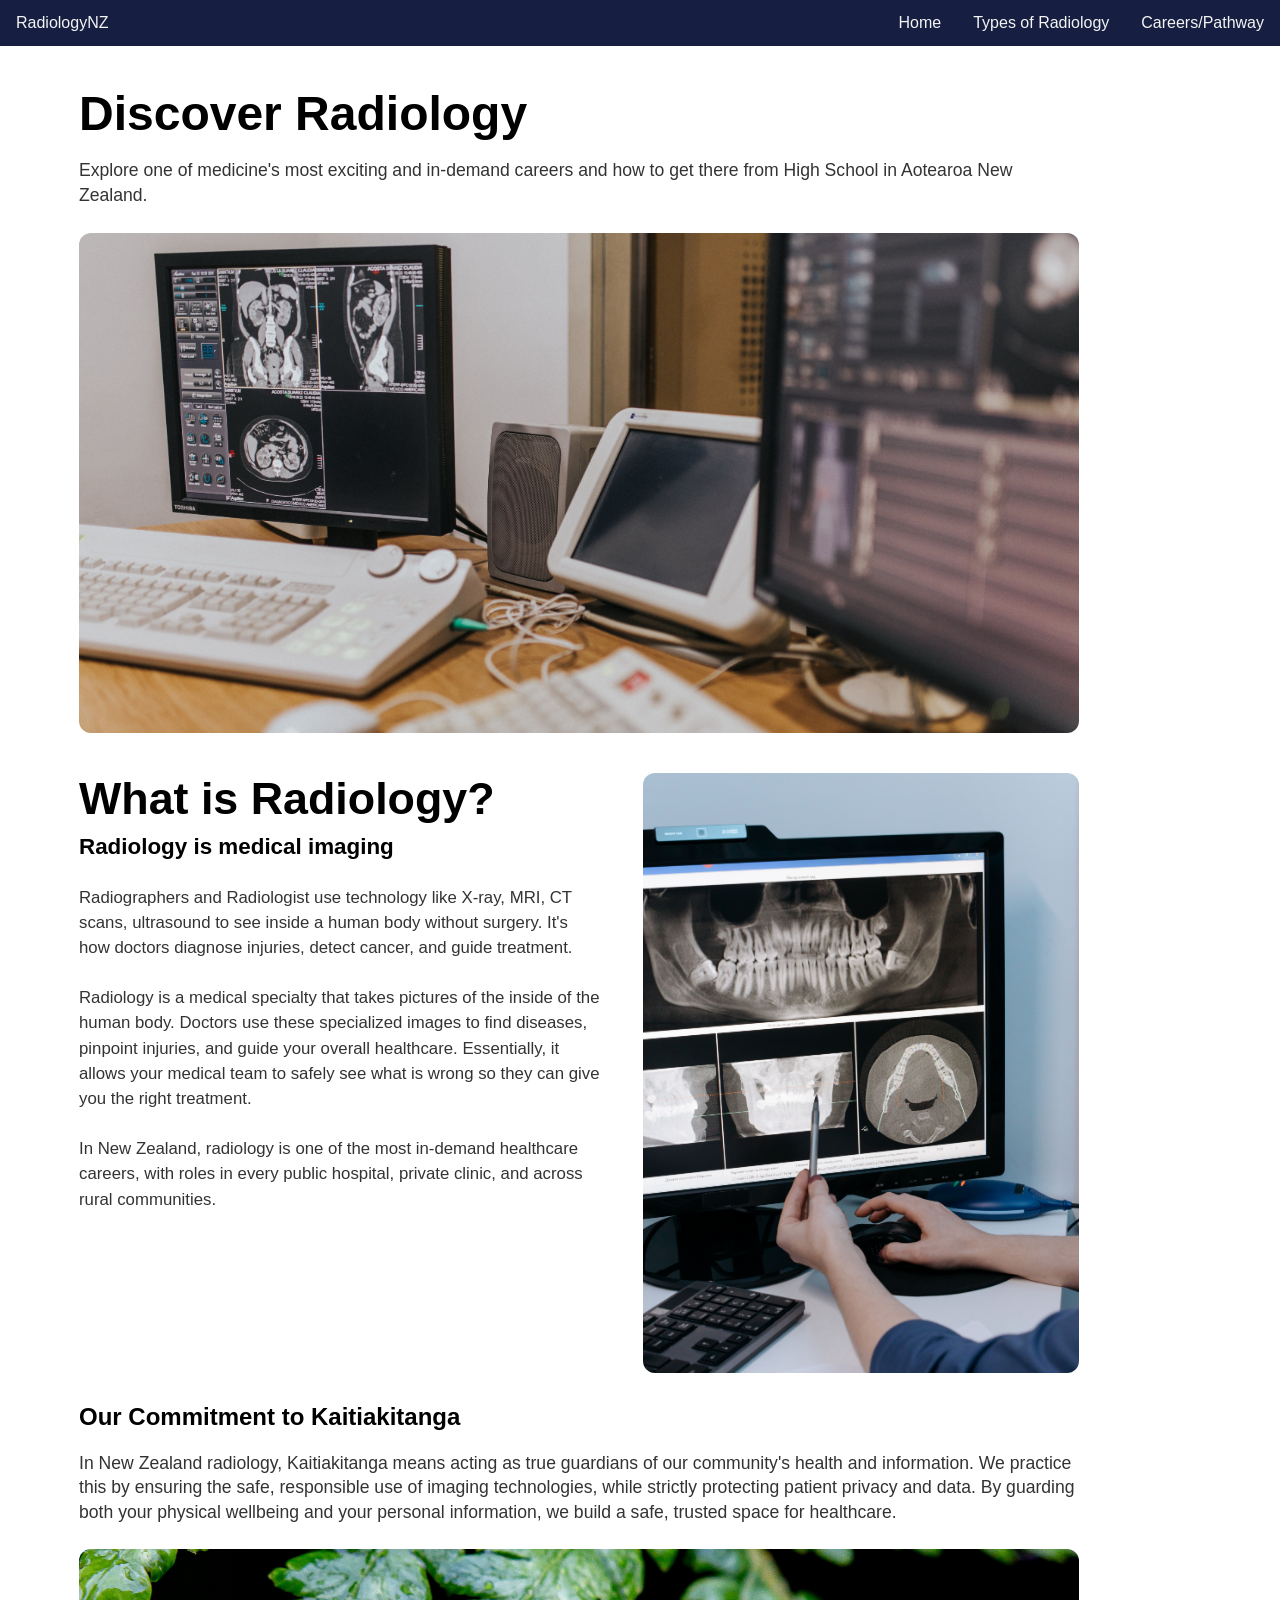
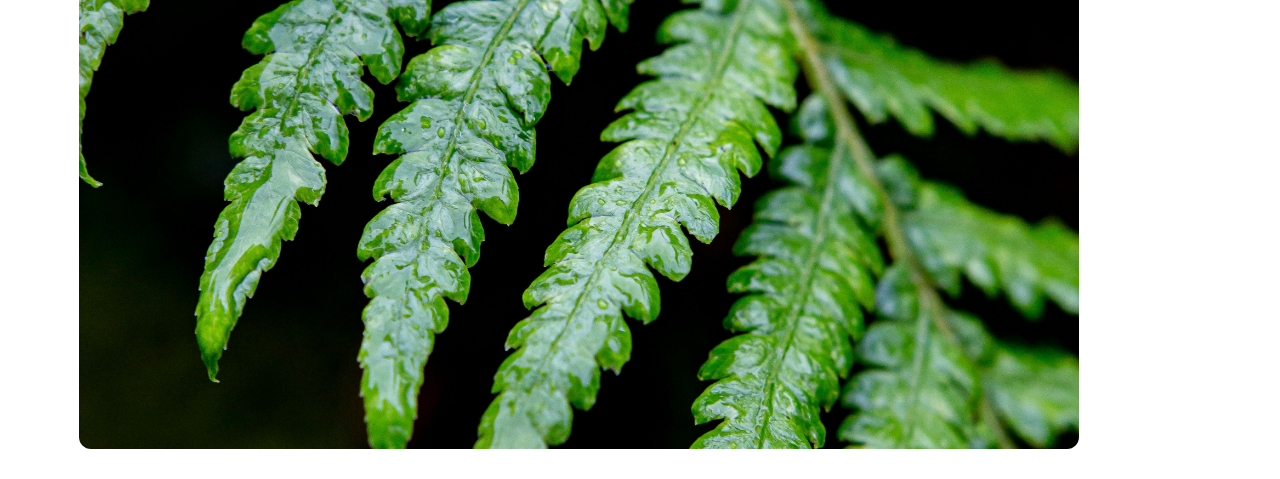
<file: index.html>
<!doctype html>
<html lang="en">
  <head>
    <meta charset="UTF-8" />
    <meta name="viewport" content="width=device-width, initial-scale=1.0" />
    <link rel="stylesheet" href="style.css" class="css" />
    <title>Discover Radiology</title>
  </head>
  <body>
 
    <ul class="nav"> <!-- Navigation bar: contains links to the homepage -->
      <li><a href="index.html">RadiologyNZ</a></li>
      <li class="right"><a href="pathways.html">Careers/Pathway</a></li>
      <li class="right"><a href="types.html">Types of Radiology</a></li>
      <li class="right"><a href="index.html">Home</a></li>
    </ul>

    <section class="hero-section"> <!-- The main introductionary section defining what radiology is -->
      <div class="hero-text"> <!-- Holds main heading text and information -->
        <h1>Discover Radiology</h1>
        <p>Explore one of medicine's most exciting and in-demand careers and how to get there from High School in Aotearoa New Zealand.</p>
      </div>
      <div class="hero-image-container"> <!-- Holds the image for the top of the homepage -->
        <img src="images/Radiology-workspace.jpg" alt="radiology-workspace"/>
      </div>
    </section>
       
    <section class="two-column">
      <div class="info">
        <h2>What is Radiology?</h2>
        <h3>Radiology is medical imaging</h3>
        <p>
          Radiographers and Radiologist use technology like X-ray, MRI, CT scans, ultrasound to see inside a human body without surgery. It's how doctors diagnose injuries, detect cancer, and guide treatment.
        </p>
        <p>
          Radiology is a medical specialty that takes pictures of the inside of the human body. Doctors use these specialized images to find diseases, pinpoint injuries, and guide your overall healthcare. Essentially, it allows your medical team to safely see what is wrong so they can give you the right treatment.
        </p>
        <p>
          In New Zealand, radiology is one of the most in-demand healthcare careers, with roles in every public hospital, private clinic, and across rural communities.
        </p>
      </div>
      <div class="images">
        <img src="images/Radiology-scan.jpg" alt="radiology-imaging"/>
      </div>
    </section>

    <section class="hero-section"> <!-- The main section defining the concept of Kaitiakitanga -->
      <div class="hero-text">
        <h2>Our Commitment to Kaitiakitanga</h2>
        <p>In New Zealand radiology, Kaitiakitanga means acting as true guardians of our community's health and information. We practice this by ensuring the safe, responsible use of imaging technologies, while strictly protecting patient privacy and data. By guarding both your physical wellbeing and your personal information, we build a safe, trusted space for healthcare.</p>
      </div>
      <div class="hero-image-container"> <!-- Holds the image for the kaitiakitanga section -->
        <img src="images/Kaitiakitanga.jpg" alt="Kaitiakitanga representation"/>
      </div>
    </section>
  
  </body>
  </html>
</file>
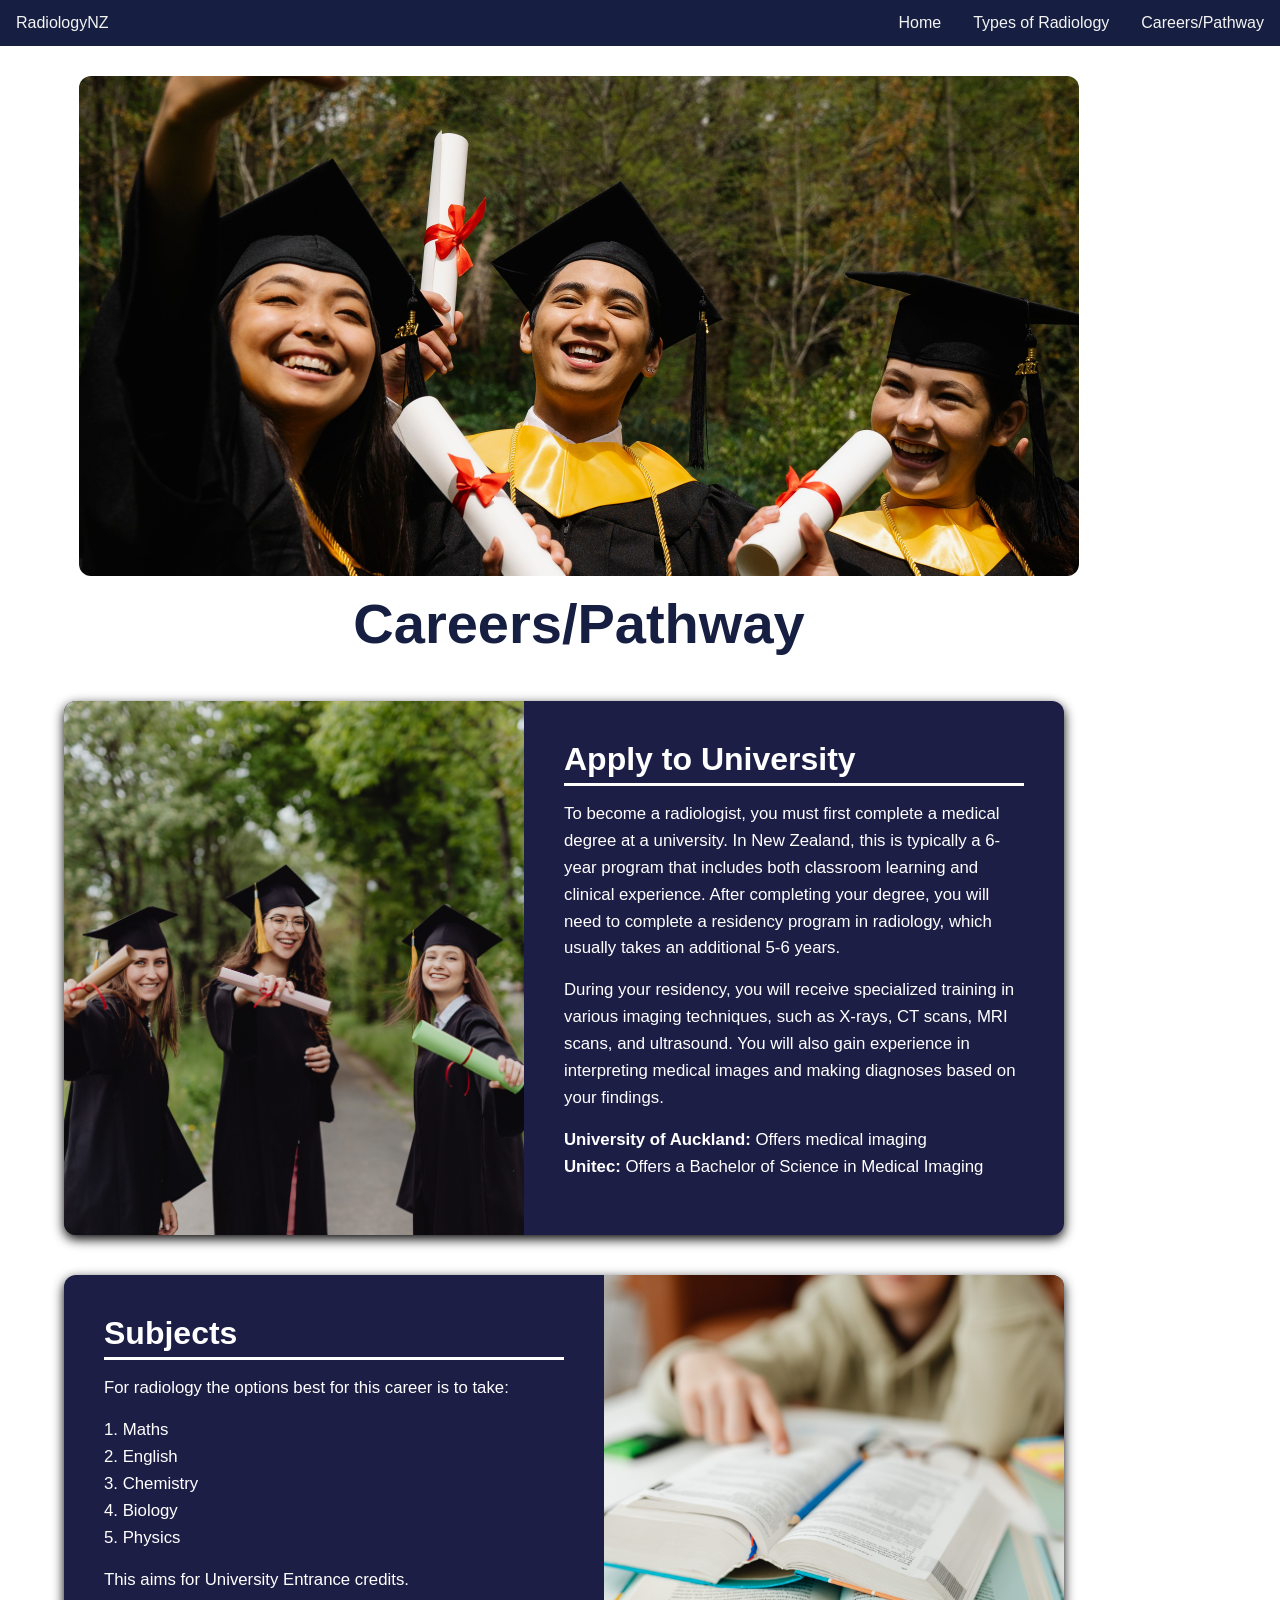
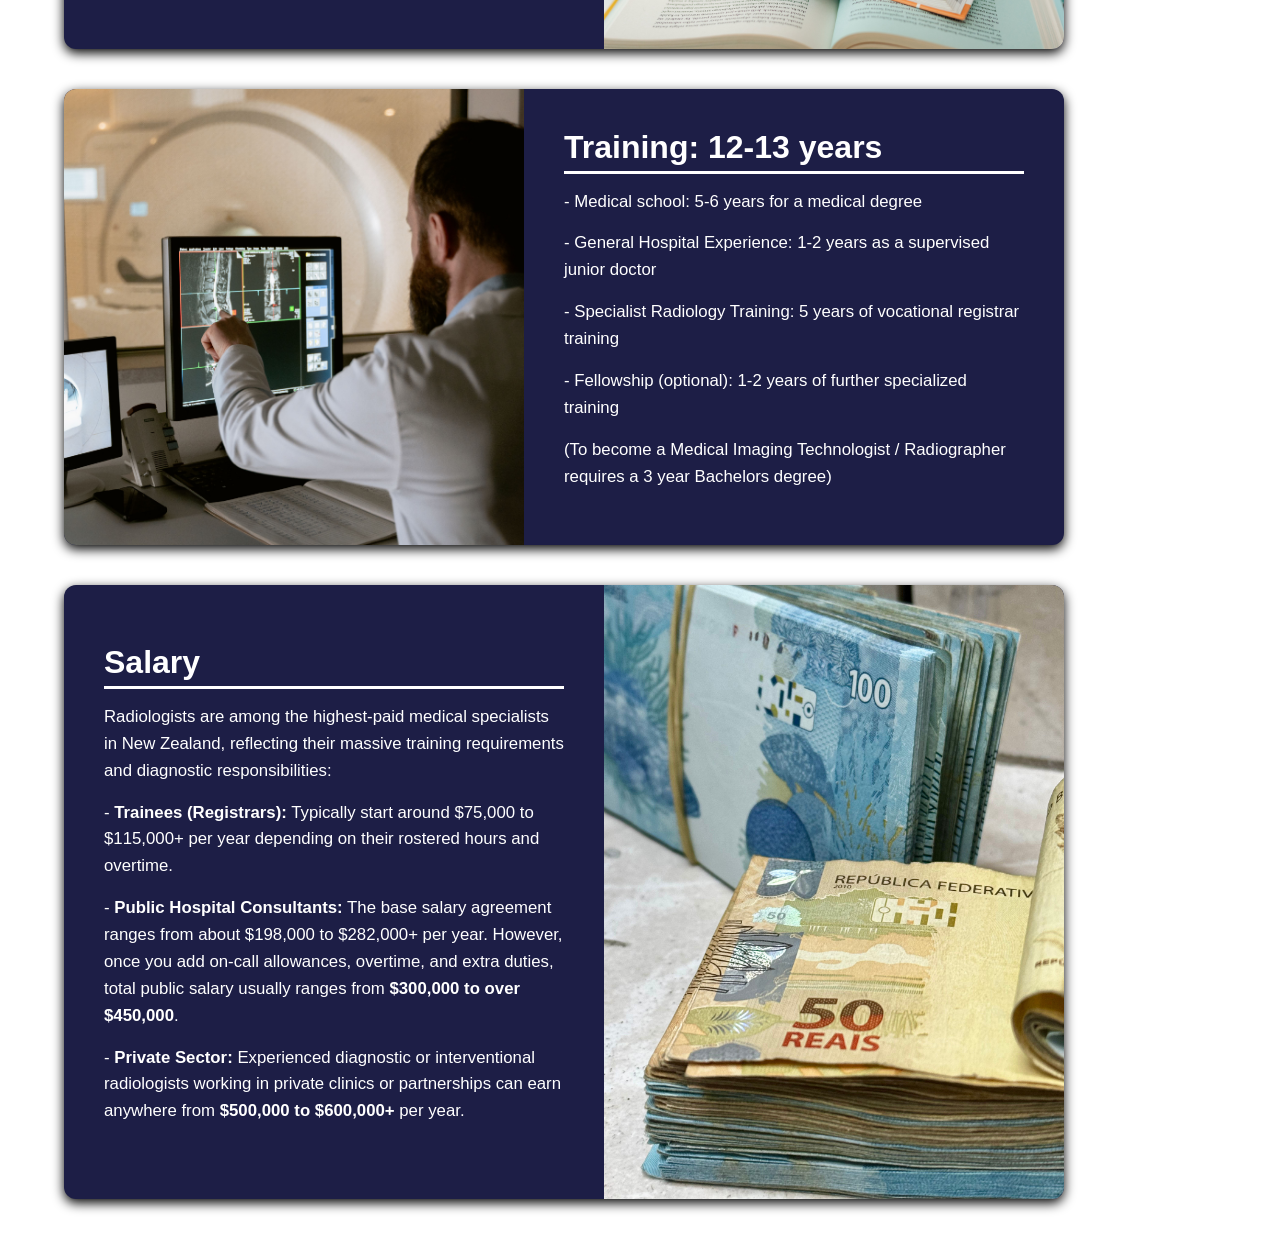
<file: pathways.html>
<!DOCTYPE html>

<html lang="en">

<head>

    <meta charset="UTF-8" />

    <meta name="viewport" content="width=device-width, initial-scale=1.0" />

    <link rel="stylesheet" href="style.css" class="css" /> <!--Links your external CSS stylesheet to apply styles to this page-->

    <title>Careers/Pathway</title>

</head>

<body>

 

    <ul class="nav"> <!-- Navigation bar: contains links to the homepage -->

      <li><a href="index.html">RadiologyNZ</a></li> <!--Main brand logo link pointing back to homepage  -->

      <li class="right"><a href="pathways.html">Careers/Pathway</a></li> <!--Right-aligned navigation link for Careers/Pathways-->

      <li class="right"><a href="types.html">Types of Radiology</a></li>

      <li class="right"><a href="index.html">Home</a></li>

    </ul>


    
    <section class="hero-section">

      <div class="hero-image-container hero-pathway">

        <img src="images/Graduation.jpg" alt="Graduation banner" />

        <div class="hero-overlay-text">

          <h1>Careers/Pathway</h1> <!-- Main heading for the pathway page -->

        </div> 

      </div>

    </section>

       
    <!--University application-->
    <section class="pathway-row">

        <div class="pathway-image-box"> <!--Image box container for University application-->

            <img src="images/High-School-Graduation.jpg" alt="Students graduating" /> <!-- Image of students graduating -->

        </div>

        <div class="pathway-text-box">

            <h2>Apply to University</h2> <!-- Heading for the university application section -->

            <p>To become a radiologist, you must first complete a medical degree at a university. In New Zealand, this is typically a 6-year program that includes both classroom learning and clinical experience. After completing your degree, you will need to complete a residency program in radiology, which usually takes an additional 5-6 years.</p>

            <p>During your residency, you will receive specialized training in various imaging techniques, such as X-rays, CT scans, MRI scans, and ultrasound. You will also gain experience in interpreting medical images and making diagnoses based on your findings.</p>

            <p>

                <strong>University of Auckland:</strong> Offers medical imaging<br>

                <strong>Unitec:</strong> Offers a Bachelor of Science in Medical Imaging<br>

            </p>

        </div>

    </section>


    <!--High School Requirements -->
    <section class="pathway-row">

        <div class="pathway-image-box"> <!--Image box container for High School subject-->

            <img src="images/Study-book.jpg" alt="Textbook and pencil" />

        </div>

        <div class="pathway-text-box">

            <h2>Subjects</h2> <!-- Heading for the subjects section -->

            <p>For radiology the options best for this career is to take:</p>

            <p>

                1. Maths<br> <!--Subject options-->

                2. English<br>

                3. Chemistry<br>

                4. Biology<br>

                5. Physics<br>

            </p>

            <p>This aims for University Entrance credits.</p>

        </div>

    </section>


    <!-- Registration and Career Roles -->
    <section class="pathway-row">

        <div class="pathway-image-box">

            <img src="images/Radiology-office.jpg" alt="Radiologist viewing scans" />

        </div>

        <div class="pathway-text-box">

            <h2>Training: 12-13 years</h2>

            <p>- Medical school: 5-6 years for a medical degree</p>

            <p>- General Hospital Experience: 1-2 years as a supervised junior doctor</p>

            <p>- Specialist Radiology Training: 5 years of vocational registrar training</p>

            <p>- Fellowship (optional): 1-2 years of further specialized training</p>

            <p>(To become a Medical Imaging Technologist / Radiographer requires a 3 year Bachelors degree)</p>

        </div>

    </section>



    <section class="pathway-row">

        <div class="pathway-image-box"> 

            <img src="images/Salary.jpg" alt="Finance and income representation" />

        </div>

        <div class="pathway-text-box">

            <h2>Salary</h2>

            <p>Radiologists are among the highest-paid medical specialists in New Zealand, reflecting their massive training requirements and diagnostic responsibilities:</p>

            <p>- <strong>Trainees (Registrars):</strong> Typically start around $75,000 to $115,000+ per year depending on their rostered hours and overtime.</p>

            <p>- <strong>Public Hospital Consultants:</strong> The base salary agreement ranges from about $198,000 to $282,000+ per year. However, once you add on-call allowances, overtime, and extra duties, total public salary usually ranges from <strong>$300,000 to over $450,000</strong>.</p>

            <p>- <strong>Private Sector:</strong> Experienced diagnostic or interventional radiologists working in private clinics or partnerships can earn anywhere from <strong>$500,000 to $600,000+</strong> per year.</p>

        </div>

    </section>



</body>

</html>
</file>
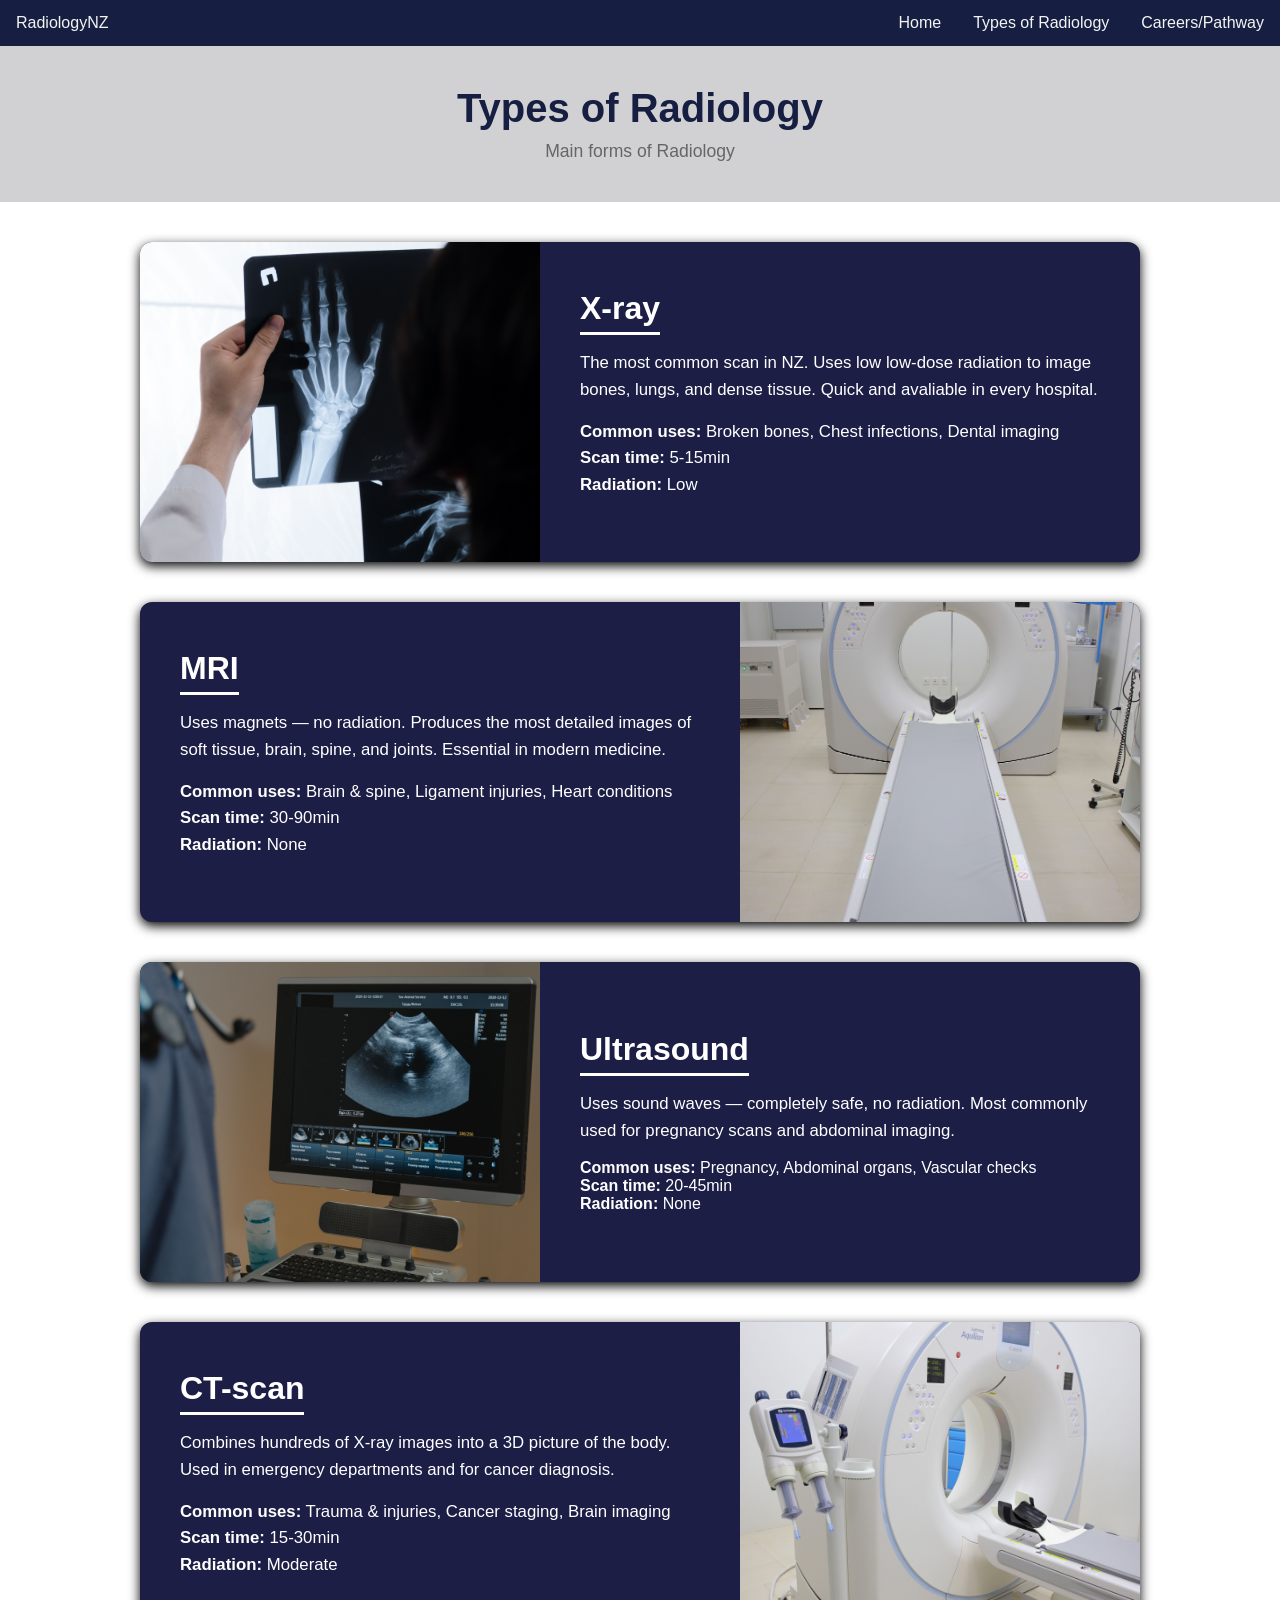
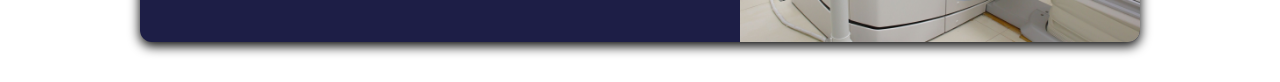
<file: types.html>
<!DOCTYPE html>
<html lang="en">
  <head>
    <meta charset="UTF-8" />
    <meta name="viewport" content="width=device-width, initial-scale=1.0" />
    <link rel="stylesheet" href="style.css" class="css" /> <!-- links to the external CSS file for styling -->
    <title>Types of Radiology</title>
  </head>
  <body>

    <ul class="nav"> <!-- Navigation bar: contains links to the homepage -->
      <li><a href="index.html">RadiologyNZ</a></li>
      <li class="right"><a href="pathways.html">Careers/Pathway</a></li>
      <li class="right"><a href="types.html">Types of Radiology</a></li>
      <li class="right"><a href="index.html">Home</a></li>
    </ul>

    <section class="page-header"> <!-- A simple centred banner block at the top of the homepage -->
        <h1>Types of Radiology</h1> <!-- Main heading for the types page -->
        <p>Main forms of Radiology</p>
    </section>

    <section class="type-row"> <!-- Standard image to the left with the text to the right -->
        <div class="type-image">
            <img src="images/X-ray-sheet.jpg" alt="X-ray scan" />
        </div>
        <div class="type-info">
            <h2>X-ray</h2>
            <p>The most common scan in NZ. Uses low low-dose radiation to image bones, lungs, and dense tissue. Quick and avaliable in every hospital.</p>
            <p>
                <strong>Common uses:</strong> Broken bones, Chest infections, Dental imaging<br>
                <strong>Scan time:</strong> 5-15min<br>
                <strong>Radiation:</strong> Low<br>
            </p>
            </div>
    </section>

    <section class="type-row">
        <div class="type-image">
            <img src="images/Mri-scan.jpg" alt="MRI scanner" />
        </div>
        <div class="type-info">
            <h2>MRI</h2>
            <p>Uses magnets — no radiation. Produces the most detailed images of soft tissue, brain, spine, and joints. Essential in modern medicine.</p>
            <p>
                <strong>Common uses:</strong> Brain & spine, Ligament injuries, Heart conditions<br>
                <strong>Scan time:</strong> 30-90min<br>
                <strong>Radiation:</strong> None<br>
            </p>
            </div>
    </section>

    <section class="type-row"> <!-- CSS-flex direction:row-reverse swaps these columns automatically on the screen -->
        <div class="type-image">
            <img src="images/Ultrasound.jpg" alt="Ultrasound Machine" />
        </div>
        <div class="type-info">
            <h2>Ultrasound</h2>
            <p>Uses sound waves — completely safe, no radiation. Most commonly used for pregnancy scans and abdominal imaging.</p>
                <strong>Common uses:</strong> Pregnancy, Abdominal organs, Vascular checks<br>
                <strong>Scan time:</strong> 20-45min<br>
                <strong>Radiation:</strong> None<br>
        
            </div>
    </section>

    <section class="type-row">
        <div class="type-image">
            <img src="images/CT-scan.jpg" alt="CT scanner" /> <!-- The picture link based on the section -->
        </div> 
        <div class="type-info">
            <h2>CT-scan</h2> <!-- The heading for the CT-scan section -->
            <p>Combines hundreds of X-ray images into a 3D picture of the body. Used in emergency departments and for cancer diagnosis.</p>
            <p>
                <strong>Common uses:</strong> Trauma & injuries, Cancer staging, Brain imaging<br>
                <strong>Scan time:</strong> 15-30min<br>
                <strong>Radiation:</strong> Moderate<br>
            </p>
            </div>
    </section>

    </body>
    </html>
</file>
<file: style.css>
body {
  margin: 0;
  padding: 0;
  font-family: Arial, sans-serif;
}

ul.nav {
  list-style-type: none;
  margin: 0; /*Removes outer spacing*/
  padding: 0;
  overflow: hidden; /*Fixes background color wrapping around floated items*/
  background-color: #161f41; /* Navy accent theme background color style */
}

ul.nav li {
  float: left;
}

ul.nav li.right {
  float: right;
}

ul.nav li.right a {
  display: block;
  color: rgb(244, 244, 244);
  text-align: center;
  padding: 14px 16px;
  text-decoration: none;
}

ul.nav li a {
  display: block;
  color: rgb(244, 244, 244);
  text-align: center;
  padding: 14px 16px;
  text-decoration: none;
}

ul.nav li a:hover { /* Changed the background color of the navigation bar when hovered over */
  background-color: #303f67;
}

.hero-section, .two-column { /* A section with a hero image and text, and a two-column layout for the main content */
  margin-top: 30px;
  margin-bottom: 30px;
  margin-left: 5%;
  margin-right: auto;
  max-width: 1000px;
  padding: 0 15px;
}

.hero-text h1 {
  font-size: 3rem; 
  margin-bottom: 10px;
  color: #000;
}

.hero-text p {
  color: #333;
  line-height: 1.4;
  font-size: 1.1rem;
  margin-bottom: 25px;
}

.hero-image-container img {
  width: 100%;
  height: auto;
  max-height: 500px;
  object-fit: cover; /* Ensure the image covers the container without distortion */
  display: block;
  border-radius: 12px;
}

.two-column {
  display: flex;
  align-items: flex-start;
  gap: 40px;
  margin-top: 40px;
}

.two-column .info {
  flex: 1.2; /* Allows the info section to take up more space than the images section */
}

.two-column .images {
  flex: 1;
}

.two-column .info h2 {
  font-size: 2.8rem;
  margin: 0 0 10px 0;
  color: #000;
}

.two-column .info h3 {
  font-size: 1.4rem;
  margin: 0 0 25px 0;
  color: #000;
}

.two-column .images img {
  width: 100%;
  height: auto;
  max-height: 600px;
  object-fit: cover;
  display: block;
  border-radius: 12px;
}

.two-column .info p {
  color: #333;
  line-height: 1.5;
  font-size: 1.05rem; 
  margin-top: 0;
  margin-bottom: 25px;
}

.page-header {
  text-align: center;
  padding: 40px 20px;
  background-color: #d1d1d4;
  margin-bottom: 40px;
}

.page-header h1 { /*Heading style inside the page banner */
  font-size: 2.5rem;
  color: #161f41;
  margin-bottom: 10px; /*Gap beneath main title */
  margin-top: 0; /*Removes top margin */
}

.page-header p {
  color: #666;
  font-size: 1.1rem;
  margin: 0;
}


.type-row {
  display: flex;
  max-width: 1000px;
  margin: 0 auto 40px auto;
  background: #1d1e46;
  border-radius: 12px;
  box-shadow: 0 4px 12px #000000;
  overflow: hidden;
  align-items: center;
}

.type-row:nth-child(even) { /* Swaps the image and text sides on every second card*/
  flex-direction: row-reverse; /* Flips the order so the image goes on the right  */
}


.type-image {
  flex: 1;
  min-width: 40%;
  height: 320px;
}

.type-image img {
  width: 100%;
  height: 100%;
  object-fit: cover; /* Ensures images fills 320px height without stretching   */
  display: block; /* Removes inline white space below image */
}

.type-info {
  flex: 1.5;
  padding: 40px;
  color:#ffffff
}

.type-info h2 {
  color: #ffffff;
  margin-top: 0;
  margin-bottom: 15px;
  font-size: 2rem;
  border-bottom: 3px solid #ffffff; /* Adds a solid white underline border beneath title */
  padding-bottom: 5px;
  display: inline-block; /* keeps underline length equal to text width*/
}

.type-info p {
  line-height: 1.6; /* Spaced line height for easy reading */
  color: #ffffff;
  margin-top: 0;
  margin-bottom: 15px;
  font-size: 1.05rem;
}

.type-info strong {
  color: #ffffff;
}

.pathway-row {
  display: flex;
  max-width: 1000px; /* Caps card width at 1000px */
  margin-top: 0;
  margin-bottom: 40px;
  margin-left: 5%;
  margin-right: auto;
  background: #1d1e46;
  border-radius: 12px;
  box-shadow: 0 4px 12px #000000; /* Adds drop shadow effect*/
  overflow: hidden;
  align-items: stretch; /* Stretches both sides to match equal height  */
}

.pathway-row:nth-child(even) { /* Swaps the image and text sides on every second card*/
  flex-direction: row-reverse; /* Flips the order so the image goes on the right  */
}

.pathway-image-box {
  flex: 1;
  width: 50%;
}

.pathway-image-box img {
  width: 100%;
  height: 100%;
  object-fit: cover;
  display: block;
}

.pathway-text-box {
  flex: 1; /* Takes up 1 equal share of space */
  width: 50%;
  padding: 40px;
  display: flex;
  flex-direction: column; /* Stacks text elements vertically (top to bottom) */
  justify-content: center; 
}

.pathway-text-box h2 {
  color: #ffffff;
  margin-top: 0;
  margin-bottom: 15px;
  font-size: 2rem;
  border-bottom: 3px solid #ffffff;
  padding-bottom: 5px; /*Gap between heading text and border line*/
  display: inline-block;
}

.pathway-text-box p {
  line-height: 1.6;
  color: #ffffff;
  margin-top: 0;
  margin-bottom: 15px;
  font-size: 1.05rem; /*Paragraph font size */
}

.pathway-text-box strong { /* Bold text style for emphasis */
  color: #ffffff;
}

.hero-pathway {
  display: flex;
  flex-direction: column;
  align-items: center;
  justify-content: center; /*Centers content vertically*/
}

.hero-overlay-text {
  text-align: center;
  margin-top: 15px;
  margin-bottom: 15px;
}

.hero-overlay-text h1 {
  color: #161f41; /* Navy accent theme text color style */
  font-size: 3.5rem;
  margin: 0;
}

.kaitiakitanga-section {
  margin-top: 40px; /*Adds 40px gap above section*/
  margin-bottom: 40px; /*Adds 40px gap below section*/
  margin-left: 5%;
  margin-right: auto;
  max-width: 1000px;
  padding: 0 15px; /*Adds 15px padding on left and right sides of section */
}

.kaitiakitanga-section h2 { /*Large heading for the Kaitiakitanga section with bold text and a dark color */
  font-size: 3rem;
  margin-top: 0;
  margin-bottom: 20px;
  color: #000;
  font-weight: bold;
}

.kaitiakitanga-section p {
  color: #333; /* Dark gray text color for better readability */
  line-height: 1.5;
  font-size: 1.05rem;
  margin-bottom: 30px;
}

.kaitiakitanga-section img {
  width: 100%; /* Ensure the image takes up the full width of its container */
  height: auto;
  display: block;
  border-radius: 12px; /* Rounded corners for the image */
}
</file>
